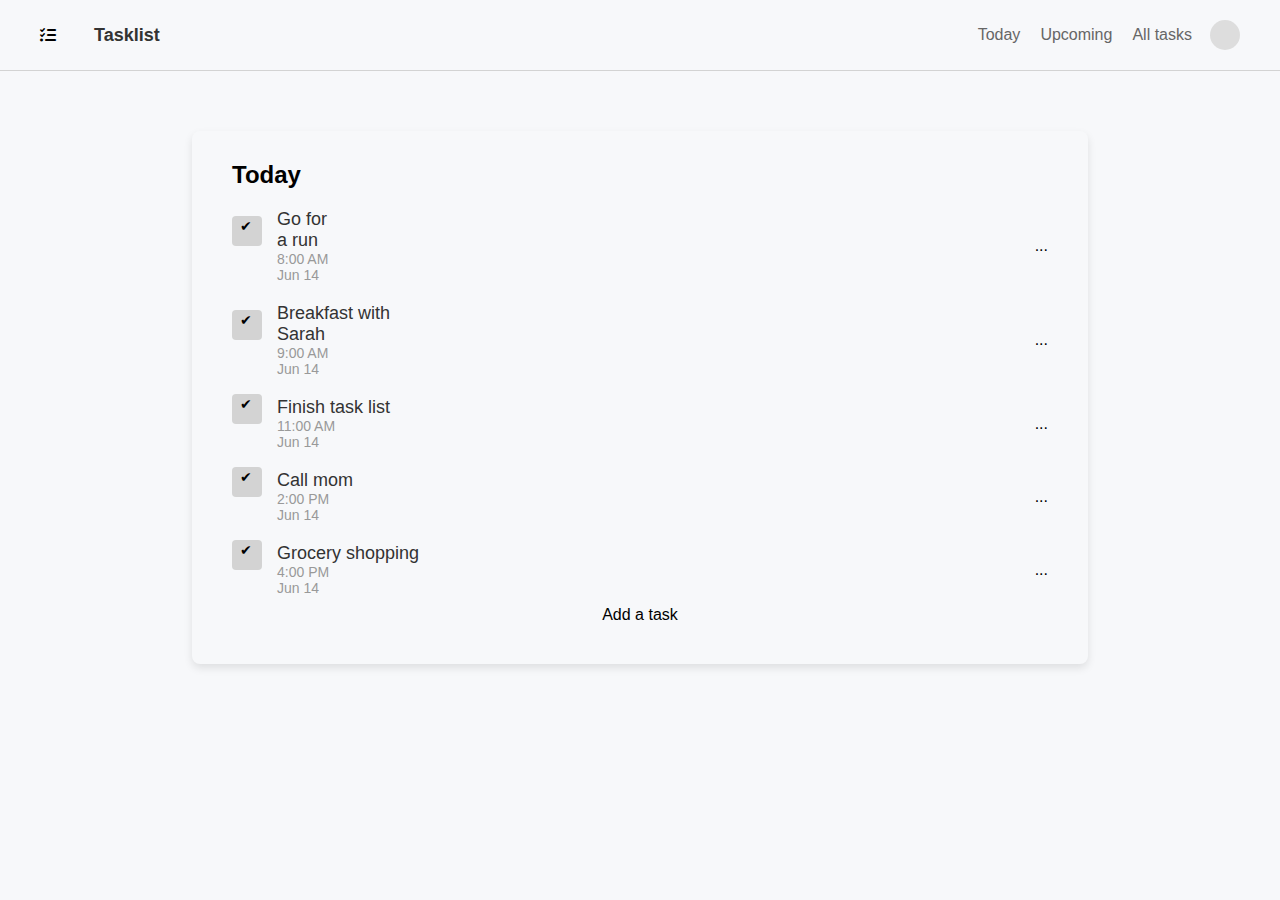
<file: todayTask.html>
<!DOCTYPE html>
<html lang="en">
<head>
    <meta charset="UTF-8">
    <meta name="viewport" content="width=device-width, initial-scale=1.0">
    <title>Task List</title>
    <link rel="stylesheet" href="css/all.css">
    <style>
        /* Reset */
        * {
            margin: 0;
            padding: 0;
            box-sizing: border-box;
        }

        body {
            font-family: Verdana, Geneva, Tahoma, sans-serif;
            display: flex;
            flex-direction: column;
            align-items: center;
            background-color:#f7f8fa ;
            margin: 0;
            height: 100vh;
        }

        /* Full-width Header */
        .header {
            width: 100%;
            background-color: #f7f8fa;
            padding: 20px 40px;
            /* box-shadow: 0px 4px 8px rgba(0, 0, 0, 0.1); */
            border-bottom: 1px solid lightgrey;
            display: flex;
            justify-content: space-between;
            align-items: center;
        }
        .header i{
            padding-right: 20px;
        }
        .header h1 {
            font-size: 24px;
            color: #333;
        }

        .nav-links {
            display: flex;
            gap: 20px;
            margin-left: 800px;
        }

        .nav-links a {
            color: #666;
            text-decoration: none;
            font-size: 16px;
        }

        .nav-links a:hover {
            color: #333;
        }

        /* Profile picture */
        .profile {
            width: 30px;
            height: 30px;
            border-radius: 50%;
            background-color: #ddd;
        }

        /* Centered Main Container */
        .container {
            width: 70%;
            background-color: #f7f8fa;
            padding: 20px 40px;
            border-radius: 8px;
            box-shadow: 0px 4px 8px rgba(0, 0, 0, 0.1);
            margin-top: 60px;
            margin-bottom: 30px;
        }

        /* Task list */
        .task-list {
            margin-top: 10px;
        }
        .task-list h2{
            margin-bottom: 10px;
        }
        .task-item {
            display: flex;
            align-items: center;
            justify-content: space-between;
            padding: 10px 0;
            /* border-bottom: 1px solid #e0e0e0; */
        }

        .task-item:last-child {
            border-bottom: none;
        }

        .task-info {
            display: flex;
            align-items: center;
        }

        /* Custom checkbox */
        .task-info input[type="checkbox"] {
            -webkit-appearance: none;
            appearance: none;
            width: 30px;
            height: 30px;
            border: none;
            background-color: lightgrey;
            border-radius: 4px;
            margin-right: 15px;
            position: relative;
            cursor: pointer;
            text-align: center;
            margin-bottom: 20px;
            top: -5px;
        }

        .task-info input[type="checkbox"]:checked::before {
            content: "✔";
            color: #000;
            font-size: 14px;
            position: absolute;
            top: 2px;
            left: 8px;
        }

        .task-title {
            font-size: 18px;
            color: #333;
        }

        .task-time {
            font-size: 14px;
            color: #999;
        }

        /* Add task link */
        .add-task {
            margin-bottom: 20px;
            text-align: center;
            color: #666;
            cursor: pointer;
        }

        .add-task:hover {
            color: #333;
        }
        a{
            text-decoration: none;
            color: black;
        }
        /* .task{
            padding-left: 20px;
        } */
    </style>
</head>
<body>

<!-- Full-width Header -->
<div class="header">
    <i class="fa-solid fa-tasks task"></i>
    <h1 style="font-size: 18px;">Tasklist</h1>
    <div class="nav-links">
        <a href="#">Today</a>
        <a href="#">Upcoming</a>
        <a href="#">All tasks</a>
    </div>
    <div class="profile">
        <!-- Placeholder for profile picture -->
    </div>
</div>

<!-- Centered Task List Container -->
<div class="container">
    <div class="task-list">
        <h2>Today</h2>
        <div class="task-item">
            <div class="task-info">
                <input type="checkbox" checked>
                <div>
                    <div class="task-title">Go for <br>a run</div>
                    <div class="task-time">8:00 AM <br> Jun 14</div>
                </div>
            </div>
            <span>...</span>
        </div>
        <div class="task-item">
            <div class="task-info">
                <input type="checkbox" checked>
                <div>
                    <div class="task-title">Breakfast with <br> Sarah</div>
                    <div class="task-time">9:00 AM <br> Jun 14</div>
                </div>
            </div>
            <span>...</span>
        </div>
        <div class="task-item">
            <div class="task-info">
                <input type="checkbox" checked>
                <div>
                    <div class="task-title">Finish task list</div>
                    <div class="task-time">11:00 AM <br> Jun 14</div>
                </div>
            </div>
            <span>...</span>
        </div>
        <div class="task-item">
            <div class="task-info">
                <input type="checkbox" checked>
                <div>
                    <div class="task-title">Call mom</div>
                    <div class="task-time">2:00 PM <br> Jun 14</div>
                </div>
            </div>
            <span>...</span>
        </div>
        <div class="task-item">
            <div class="task-info">
                <input type="checkbox" checked>
                <div>
                    <div class="task-title">Grocery shopping</div>
                    <div class="task-time">4:00 PM <br> Jun 14</div>
                </div>
            </div>
            <span>...</span>
        </div>
    </div>

    <!-- Add task link -->
    <div class="add-task"><a href="newtask.html">Add a task</a></div>
</div>

</body>
</html>
</file>
